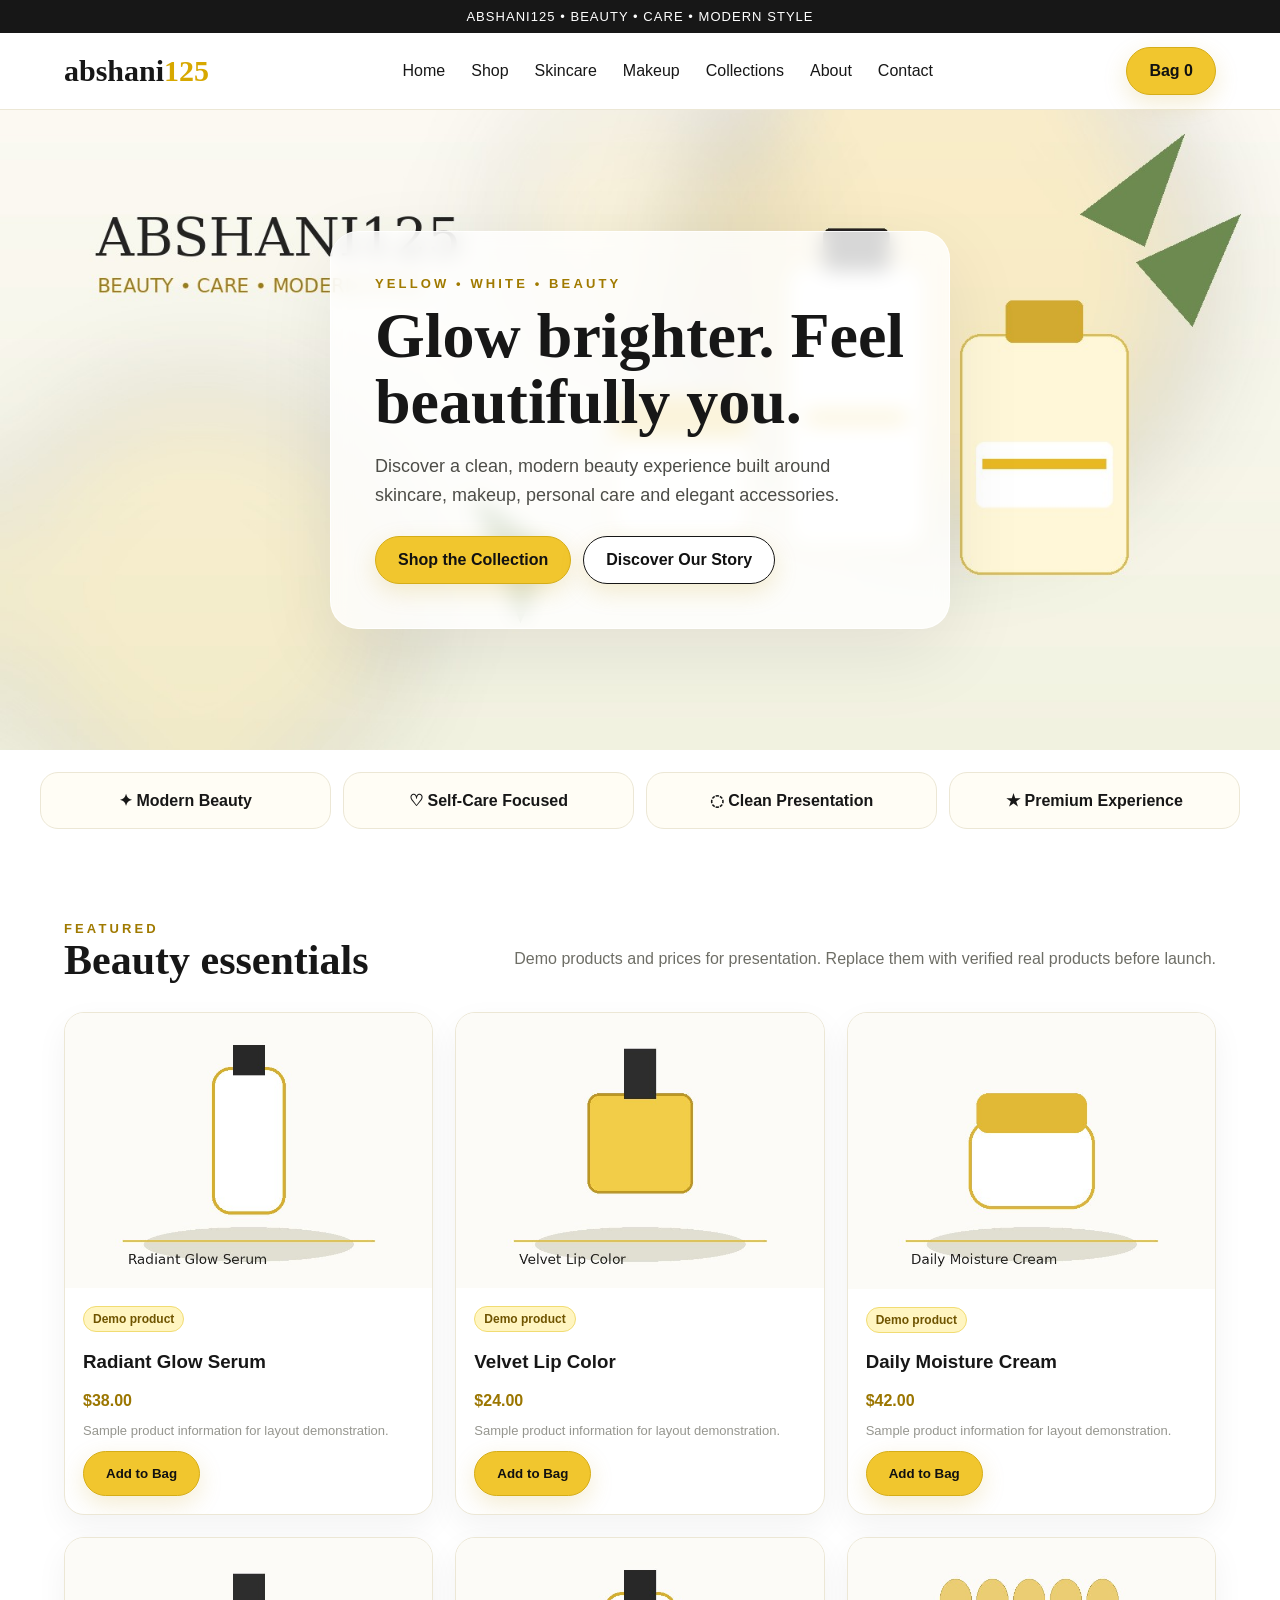
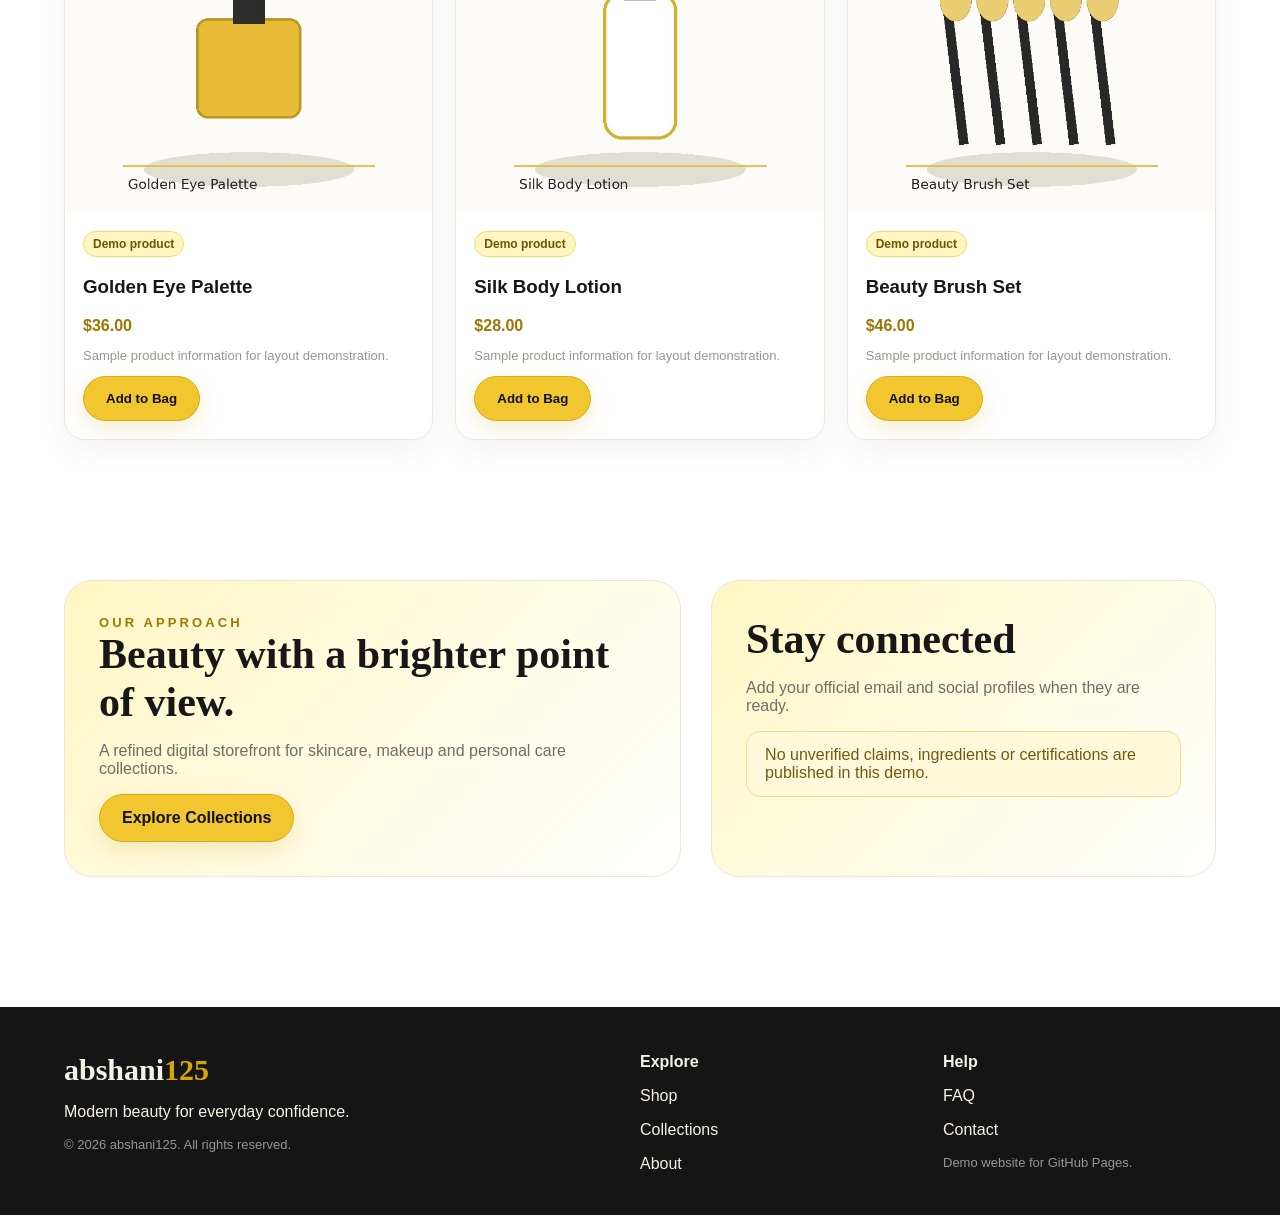
<file: index.html>
<!doctype html><html lang="en"><head><meta charset="utf-8"><meta name="viewport" content="width=device-width,initial-scale=1"><title>Home | abshani125</title><meta name="description" content="abshani125 beauty brand"><link rel="icon" href="favicon.png"><link rel="stylesheet" href="styles.css"></head><body><div class="top">ABSHANI125 • BEAUTY • CARE • MODERN STYLE</div><nav class="nav"><div class="wrap navin"><div class="brand">abshani<span>125</span></div><div class="links"><a href="index.html">Home</a><a href="shop.html">Shop</a><a href="skincare.html">Skincare</a><a href="makeup.html">Makeup</a><a href="collections.html">Collections</a><a href="about.html">About</a><a href="contact.html">Contact</a></div><a class="btn" href="shop.html">Bag <span data-cart>0</span></a></div></nav><section class="hero"><div class="wrap"><div class="hero-card"><div class="eyebrow">YELLOW • WHITE • BEAUTY</div><h1>Glow brighter. Feel beautifully you.</h1><p>Discover a clean, modern beauty experience built around skincare, makeup, personal care and elegant accessories.</p><div class="actions"><a class="btn" href="shop.html">Shop the Collection</a><a class="btn alt" href="about.html">Discover Our Story</a></div></div></div></section><div class="wrap trust"><div>✦ Modern Beauty</div><div>♡ Self-Care Focused</div><div>◌ Clean Presentation</div><div>★ Premium Experience</div></div><section class="section"><div class="wrap"><div class="section-head"><div><div class="eyebrow">FEATURED</div><h2>Beauty essentials</h2></div><p class="lead">Demo products and prices for presentation. Replace them with verified real products before launch.</p></div><div class="grid"><article class="card"><img src="assets/product-1.jpg" alt="Radiant Glow Serum"><div class="pad"><span class="tag">Demo product</span><h3>Radiant Glow Serum</h3><div class="price">$38.00</div><p class="small">Sample product information for layout demonstration.</p><button class="btn" data-add>Add to Bag</button></div></article><article class="card"><img src="assets/product-2.jpg" alt="Velvet Lip Color"><div class="pad"><span class="tag">Demo product</span><h3>Velvet Lip Color</h3><div class="price">$24.00</div><p class="small">Sample product information for layout demonstration.</p><button class="btn" data-add>Add to Bag</button></div></article><article class="card"><img src="assets/product-3.jpg" alt="Daily Moisture Cream"><div class="pad"><span class="tag">Demo product</span><h3>Daily Moisture Cream</h3><div class="price">$42.00</div><p class="small">Sample product information for layout demonstration.</p><button class="btn" data-add>Add to Bag</button></div></article><article class="card"><img src="assets/product-4.jpg" alt="Golden Eye Palette"><div class="pad"><span class="tag">Demo product</span><h3>Golden Eye Palette</h3><div class="price">$36.00</div><p class="small">Sample product information for layout demonstration.</p><button class="btn" data-add>Add to Bag</button></div></article><article class="card"><img src="assets/product-5.jpg" alt="Silk Body Lotion"><div class="pad"><span class="tag">Demo product</span><h3>Silk Body Lotion</h3><div class="price">$28.00</div><p class="small">Sample product information for layout demonstration.</p><button class="btn" data-add>Add to Bag</button></div></article><article class="card"><img src="assets/product-6.jpg" alt="Beauty Brush Set"><div class="pad"><span class="tag">Demo product</span><h3>Beauty Brush Set</h3><div class="price">$46.00</div><p class="small">Sample product information for layout demonstration.</p><button class="btn" data-add>Add to Bag</button></div></article></div></div></section><section class="section"><div class="wrap split"><div class="panel"><div class="eyebrow">OUR APPROACH</div><h2>Beauty with a brighter point of view.</h2><p class="lead">A refined digital storefront for skincare, makeup and personal care collections.</p><a class="btn" href="collections.html">Explore Collections</a></div><div class="panel"><h2>Stay connected</h2><p class="lead">Add your official email and social profiles when they are ready.</p><div class="note">No unverified claims, ingredients or certifications are published in this demo.</div></div></div></section><footer class="footer"><div class="wrap footgrid"><div><div class="brand">abshani<span>125</span></div><p>Modern beauty for everyday confidence.</p><p class="small">© 2026 abshani125. All rights reserved.</p></div><div><b>Explore</b><p><a href="shop.html">Shop</a></p><p><a href="collections.html">Collections</a></p><p><a href="about.html">About</a></p></div><div><b>Help</b><p><a href="faq.html">FAQ</a></p><p><a href="contact.html">Contact</a></p><p class="small">Demo website for GitHub Pages.</p></div></div></footer><script src="script.js"></script></body></html>
</file>
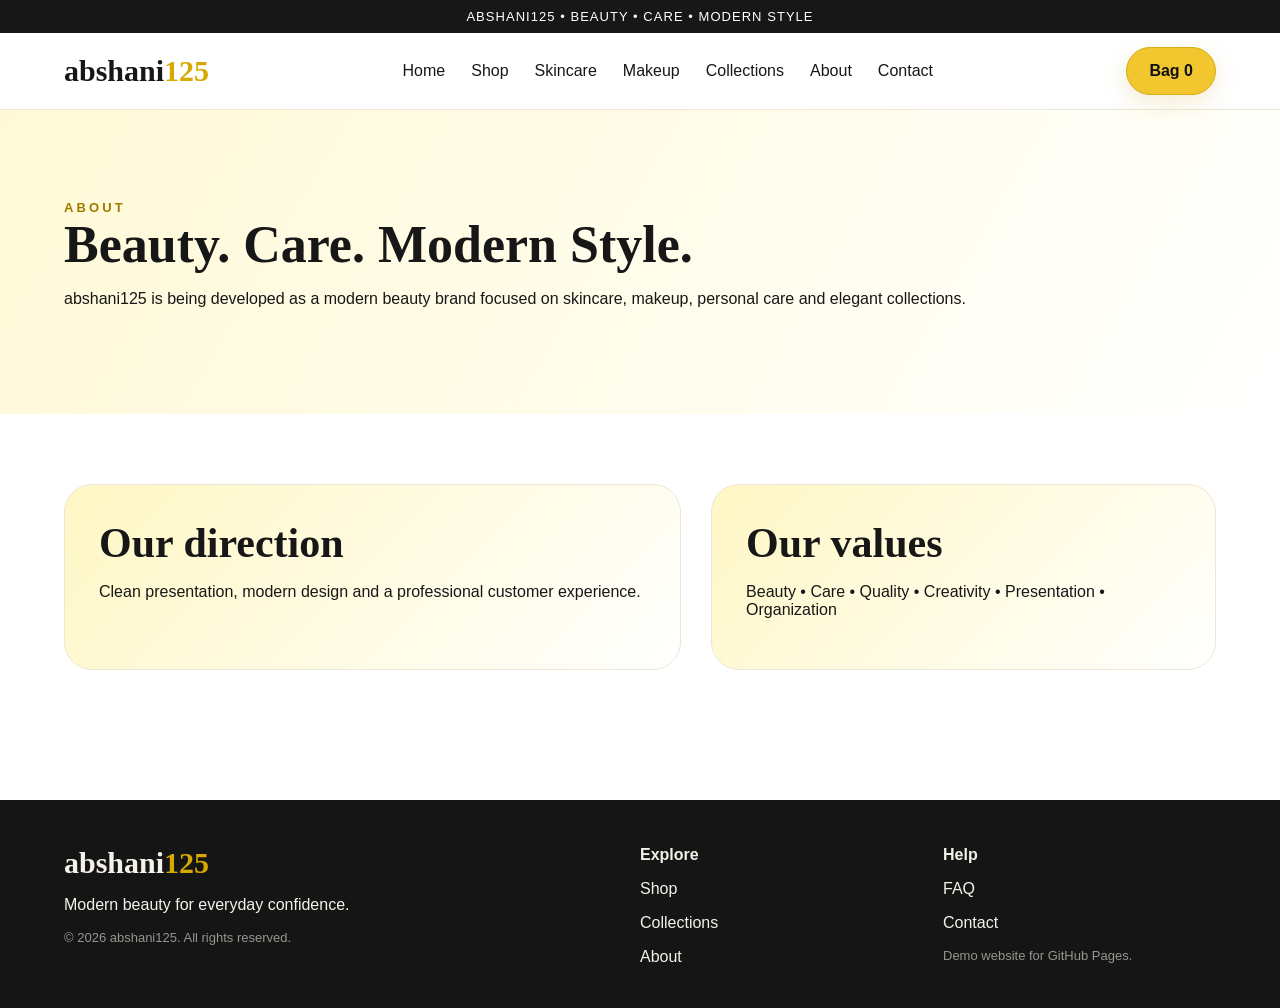
<file: about.html>
<!doctype html><html lang="en"><head><meta charset="utf-8"><meta name="viewport" content="width=device-width,initial-scale=1"><title>About | abshani125</title><meta name="description" content="Modern beauty website"><link rel="icon" href="favicon.png"><link rel="stylesheet" href="styles.css"></head><body><div class="top">ABSHANI125 • BEAUTY • CARE • MODERN STYLE</div><nav class="nav"><div class="wrap navin"><div class="brand">abshani<span>125</span></div><div class="links"><a href="index.html">Home</a><a href="shop.html">Shop</a><a href="skincare.html">Skincare</a><a href="makeup.html">Makeup</a><a href="collections.html">Collections</a><a href="about.html">About</a><a href="contact.html">Contact</a></div><a class="btn" href="shop.html">Bag <span data-cart>0</span></a></div></nav><section class="hero-mini"><div class="wrap"><div class="eyebrow">ABOUT</div><h1>Beauty. Care. Modern Style.</h1><p class="lead">abshani125 is being developed as a modern beauty brand focused on skincare, makeup, personal care and elegant collections.</p></div></section><section class="section"><div class="wrap split"><div class="panel"><h2>Our direction</h2><p>Clean presentation, modern design and a professional customer experience.</p></div><div class="panel"><h2>Our values</h2><p>Beauty • Care • Quality • Creativity • Presentation • Organization</p></div></div></section><footer class="footer"><div class="wrap footgrid"><div><div class="brand">abshani<span>125</span></div><p>Modern beauty for everyday confidence.</p><p class="small">© 2026 abshani125. All rights reserved.</p></div><div><b>Explore</b><p><a href="shop.html">Shop</a></p><p><a href="collections.html">Collections</a></p><p><a href="about.html">About</a></p></div><div><b>Help</b><p><a href="faq.html">FAQ</a></p><p><a href="contact.html">Contact</a></p><p class="small">Demo website for GitHub Pages.</p></div></div></footer><script src="script.js"></script></body></html>
</file>
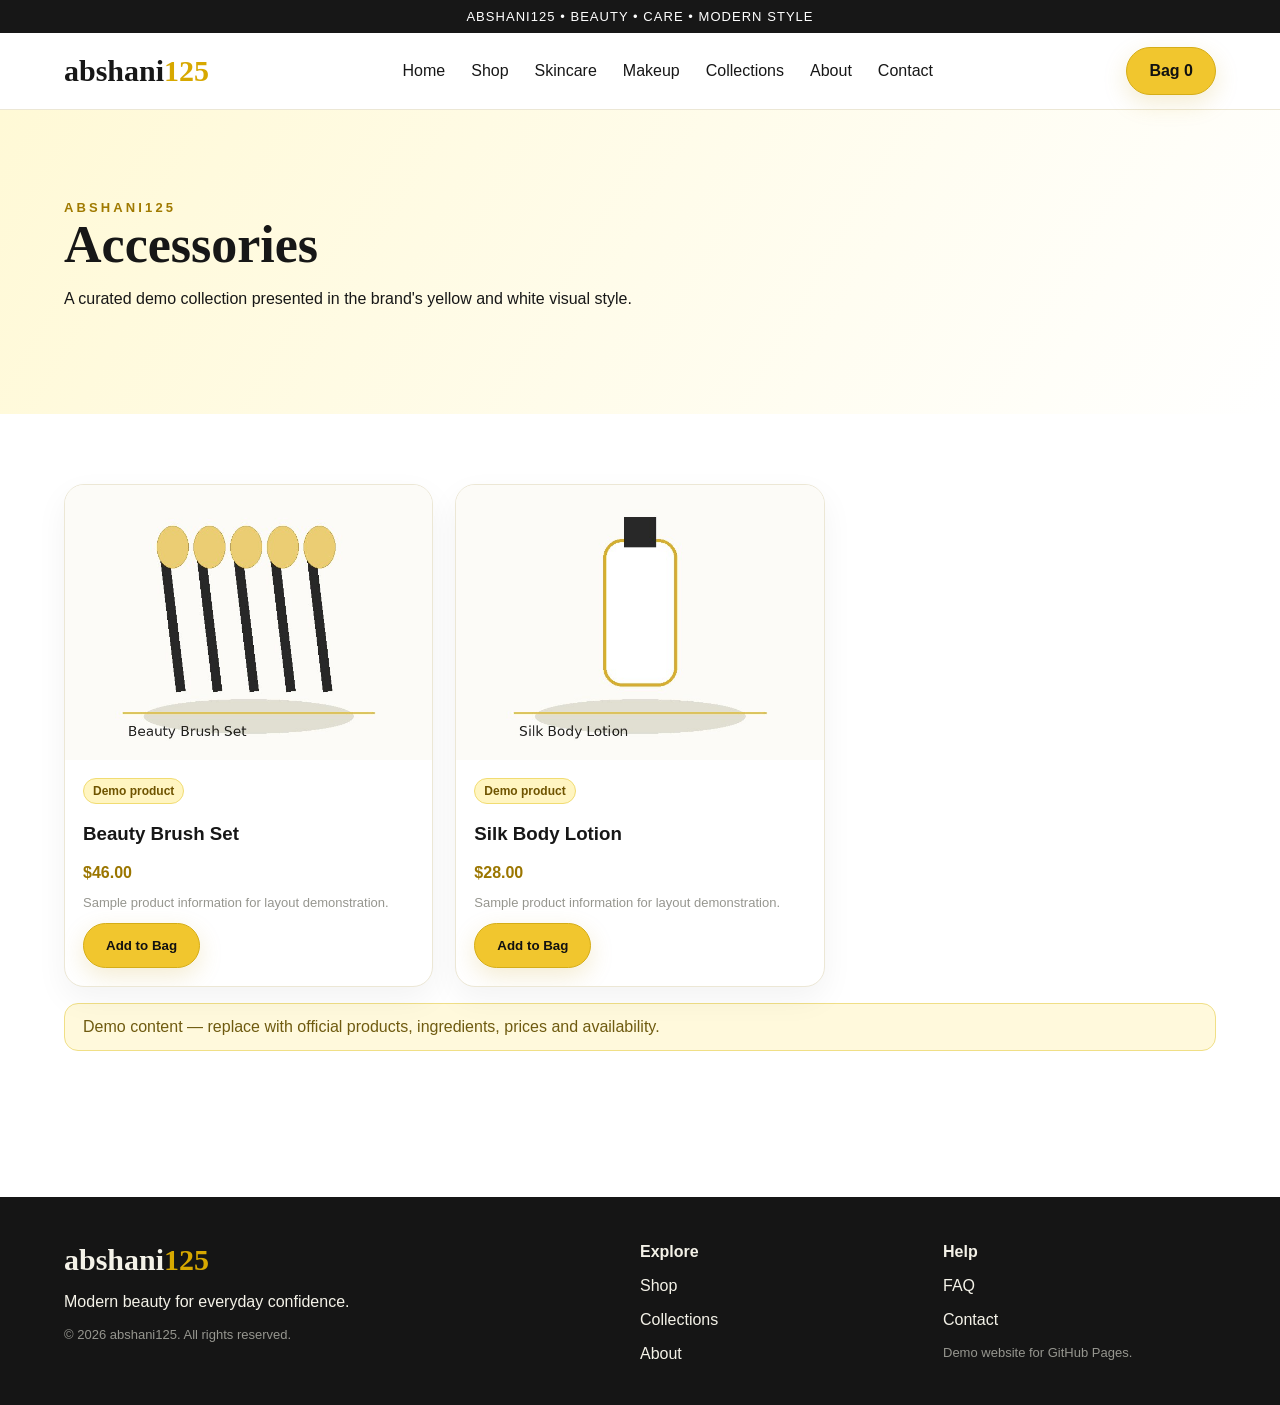
<file: accessories.html>
<!doctype html><html lang="en"><head><meta charset="utf-8"><meta name="viewport" content="width=device-width,initial-scale=1"><title>Accessories | abshani125</title><meta name="description" content="Modern beauty website"><link rel="icon" href="favicon.png"><link rel="stylesheet" href="styles.css"></head><body><div class="top">ABSHANI125 • BEAUTY • CARE • MODERN STYLE</div><nav class="nav"><div class="wrap navin"><div class="brand">abshani<span>125</span></div><div class="links"><a href="index.html">Home</a><a href="shop.html">Shop</a><a href="skincare.html">Skincare</a><a href="makeup.html">Makeup</a><a href="collections.html">Collections</a><a href="about.html">About</a><a href="contact.html">Contact</a></div><a class="btn" href="shop.html">Bag <span data-cart>0</span></a></div></nav><section class="hero-mini"><div class="wrap"><div class="eyebrow">ABSHANI125</div><h1>Accessories</h1><p class="lead">A curated demo collection presented in the brand's yellow and white visual style.</p></div></section><section class="section"><div class="wrap"><div class="grid"><article class="card"><img src="assets/product-6.jpg" alt="Beauty Brush Set"><div class="pad"><span class="tag">Demo product</span><h3>Beauty Brush Set</h3><div class="price">$46.00</div><p class="small">Sample product information for layout demonstration.</p><button class="btn" data-add>Add to Bag</button></div></article><article class="card"><img src="assets/product-5.jpg" alt="Silk Body Lotion"><div class="pad"><span class="tag">Demo product</span><h3>Silk Body Lotion</h3><div class="price">$28.00</div><p class="small">Sample product information for layout demonstration.</p><button class="btn" data-add>Add to Bag</button></div></article></div><p class="note">Demo content — replace with official products, ingredients, prices and availability.</p></div></section><footer class="footer"><div class="wrap footgrid"><div><div class="brand">abshani<span>125</span></div><p>Modern beauty for everyday confidence.</p><p class="small">© 2026 abshani125. All rights reserved.</p></div><div><b>Explore</b><p><a href="shop.html">Shop</a></p><p><a href="collections.html">Collections</a></p><p><a href="about.html">About</a></p></div><div><b>Help</b><p><a href="faq.html">FAQ</a></p><p><a href="contact.html">Contact</a></p><p class="small">Demo website for GitHub Pages.</p></div></div></footer><script src="script.js"></script></body></html>
</file>
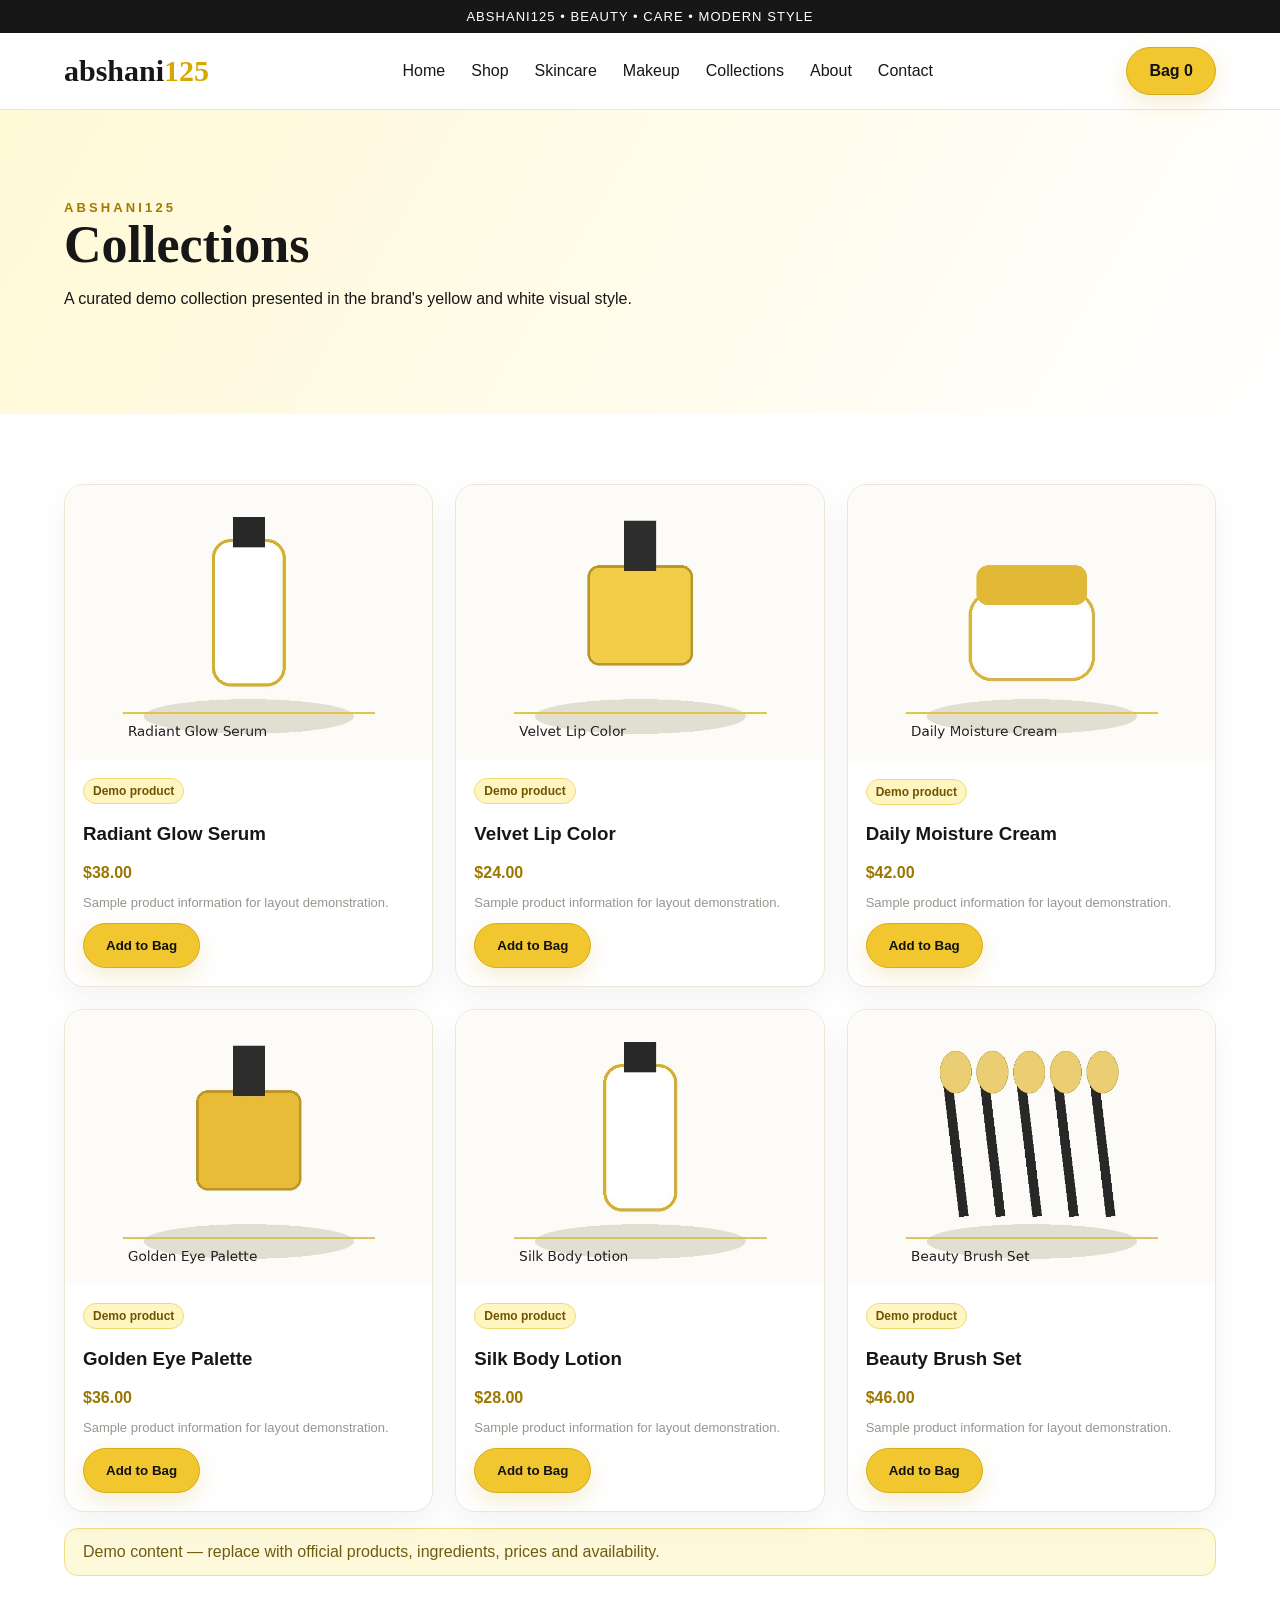
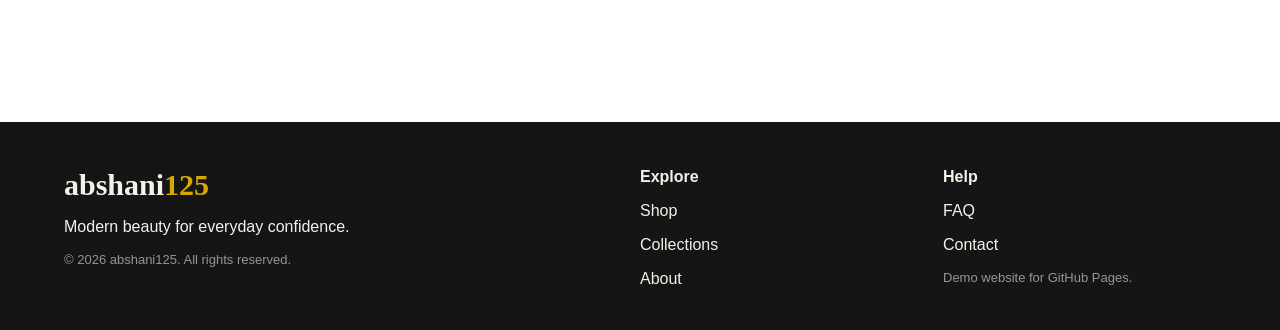
<file: collections.html>
<!doctype html><html lang="en"><head><meta charset="utf-8"><meta name="viewport" content="width=device-width,initial-scale=1"><title>Collections | abshani125</title><meta name="description" content="Modern beauty website"><link rel="icon" href="favicon.png"><link rel="stylesheet" href="styles.css"></head><body><div class="top">ABSHANI125 • BEAUTY • CARE • MODERN STYLE</div><nav class="nav"><div class="wrap navin"><div class="brand">abshani<span>125</span></div><div class="links"><a href="index.html">Home</a><a href="shop.html">Shop</a><a href="skincare.html">Skincare</a><a href="makeup.html">Makeup</a><a href="collections.html">Collections</a><a href="about.html">About</a><a href="contact.html">Contact</a></div><a class="btn" href="shop.html">Bag <span data-cart>0</span></a></div></nav><section class="hero-mini"><div class="wrap"><div class="eyebrow">ABSHANI125</div><h1>Collections</h1><p class="lead">A curated demo collection presented in the brand's yellow and white visual style.</p></div></section><section class="section"><div class="wrap"><div class="grid"><article class="card"><img src="assets/product-1.jpg" alt="Radiant Glow Serum"><div class="pad"><span class="tag">Demo product</span><h3>Radiant Glow Serum</h3><div class="price">$38.00</div><p class="small">Sample product information for layout demonstration.</p><button class="btn" data-add>Add to Bag</button></div></article><article class="card"><img src="assets/product-2.jpg" alt="Velvet Lip Color"><div class="pad"><span class="tag">Demo product</span><h3>Velvet Lip Color</h3><div class="price">$24.00</div><p class="small">Sample product information for layout demonstration.</p><button class="btn" data-add>Add to Bag</button></div></article><article class="card"><img src="assets/product-3.jpg" alt="Daily Moisture Cream"><div class="pad"><span class="tag">Demo product</span><h3>Daily Moisture Cream</h3><div class="price">$42.00</div><p class="small">Sample product information for layout demonstration.</p><button class="btn" data-add>Add to Bag</button></div></article><article class="card"><img src="assets/product-4.jpg" alt="Golden Eye Palette"><div class="pad"><span class="tag">Demo product</span><h3>Golden Eye Palette</h3><div class="price">$36.00</div><p class="small">Sample product information for layout demonstration.</p><button class="btn" data-add>Add to Bag</button></div></article><article class="card"><img src="assets/product-5.jpg" alt="Silk Body Lotion"><div class="pad"><span class="tag">Demo product</span><h3>Silk Body Lotion</h3><div class="price">$28.00</div><p class="small">Sample product information for layout demonstration.</p><button class="btn" data-add>Add to Bag</button></div></article><article class="card"><img src="assets/product-6.jpg" alt="Beauty Brush Set"><div class="pad"><span class="tag">Demo product</span><h3>Beauty Brush Set</h3><div class="price">$46.00</div><p class="small">Sample product information for layout demonstration.</p><button class="btn" data-add>Add to Bag</button></div></article></div><p class="note">Demo content — replace with official products, ingredients, prices and availability.</p></div></section><footer class="footer"><div class="wrap footgrid"><div><div class="brand">abshani<span>125</span></div><p>Modern beauty for everyday confidence.</p><p class="small">© 2026 abshani125. All rights reserved.</p></div><div><b>Explore</b><p><a href="shop.html">Shop</a></p><p><a href="collections.html">Collections</a></p><p><a href="about.html">About</a></p></div><div><b>Help</b><p><a href="faq.html">FAQ</a></p><p><a href="contact.html">Contact</a></p><p class="small">Demo website for GitHub Pages.</p></div></div></footer><script src="script.js"></script></body></html>
</file>
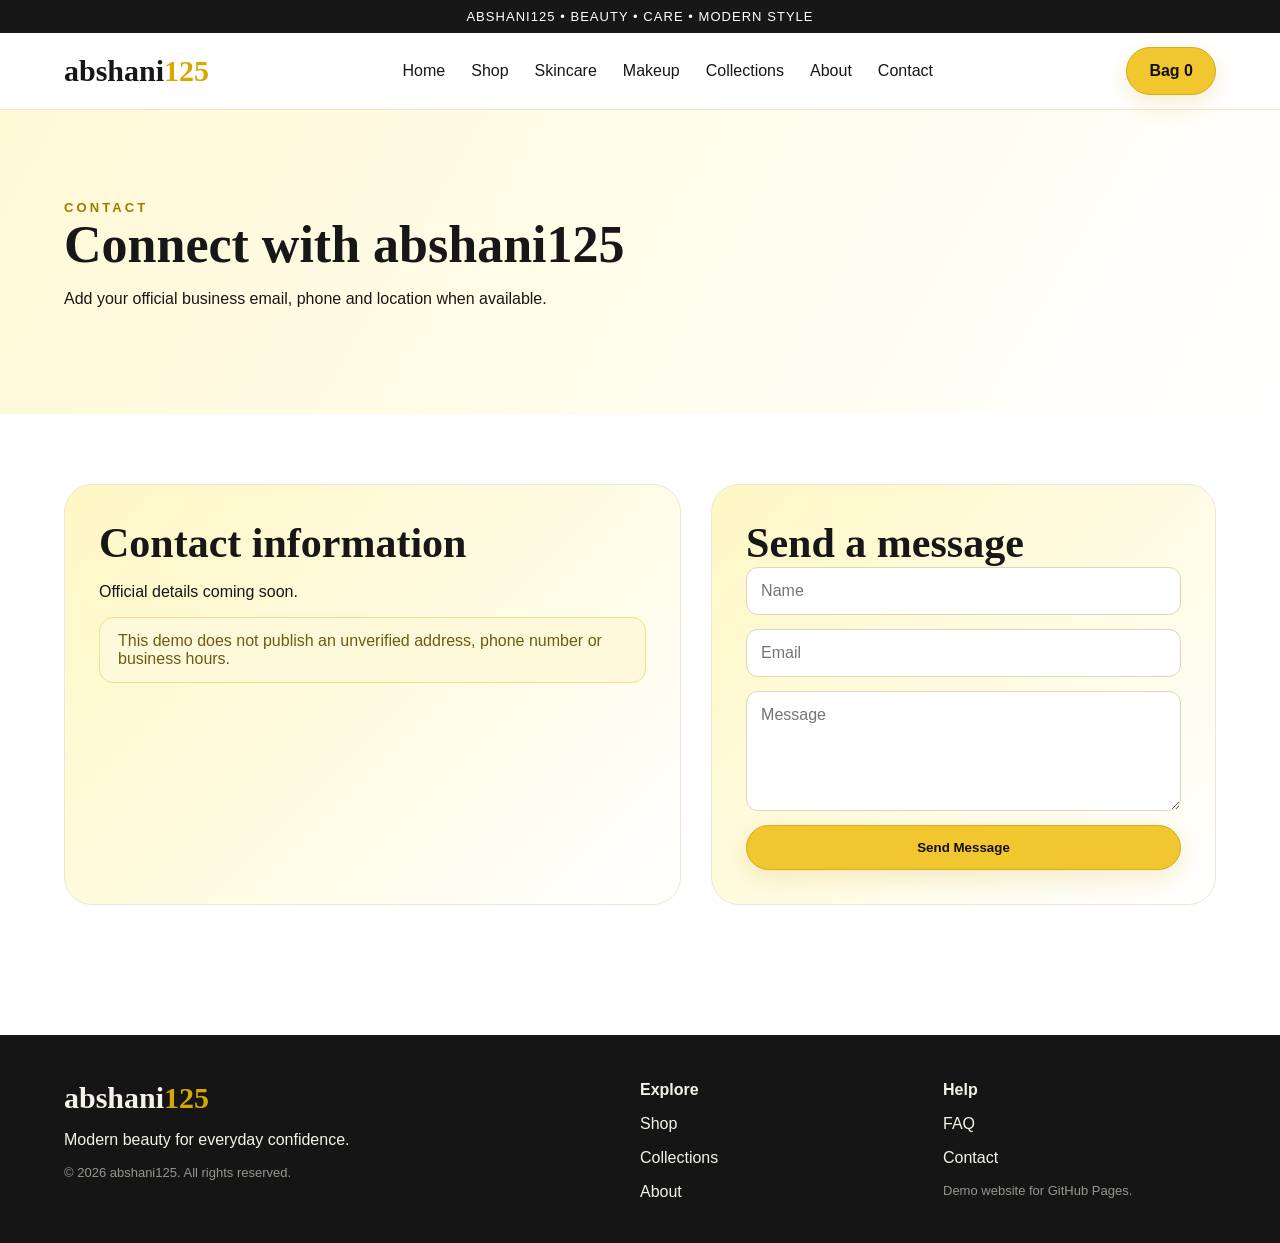
<file: contact.html>
<!doctype html><html lang="en"><head><meta charset="utf-8"><meta name="viewport" content="width=device-width,initial-scale=1"><title>Contact | abshani125</title><meta name="description" content="Modern beauty website"><link rel="icon" href="favicon.png"><link rel="stylesheet" href="styles.css"></head><body><div class="top">ABSHANI125 • BEAUTY • CARE • MODERN STYLE</div><nav class="nav"><div class="wrap navin"><div class="brand">abshani<span>125</span></div><div class="links"><a href="index.html">Home</a><a href="shop.html">Shop</a><a href="skincare.html">Skincare</a><a href="makeup.html">Makeup</a><a href="collections.html">Collections</a><a href="about.html">About</a><a href="contact.html">Contact</a></div><a class="btn" href="shop.html">Bag <span data-cart>0</span></a></div></nav><section class="hero-mini"><div class="wrap"><div class="eyebrow">CONTACT</div><h1>Connect with abshani125</h1><p class="lead">Add your official business email, phone and location when available.</p></div></section><section class="section"><div class="wrap split"><div class="panel"><h2>Contact information</h2><p>Official details coming soon.</p><div class="note">This demo does not publish an unverified address, phone number or business hours.</div></div><div class="panel"><h2>Send a message</h2><form class="form" onsubmit="event.preventDefault();alert('Demo form — connect this to your email or backend before launch.')"><input placeholder="Name" required><input type="email" placeholder="Email" required><textarea rows="5" placeholder="Message" required></textarea><button class="btn">Send Message</button></form></div></div></section><footer class="footer"><div class="wrap footgrid"><div><div class="brand">abshani<span>125</span></div><p>Modern beauty for everyday confidence.</p><p class="small">© 2026 abshani125. All rights reserved.</p></div><div><b>Explore</b><p><a href="shop.html">Shop</a></p><p><a href="collections.html">Collections</a></p><p><a href="about.html">About</a></p></div><div><b>Help</b><p><a href="faq.html">FAQ</a></p><p><a href="contact.html">Contact</a></p><p class="small">Demo website for GitHub Pages.</p></div></div></footer><script src="script.js"></script></body></html>
</file>
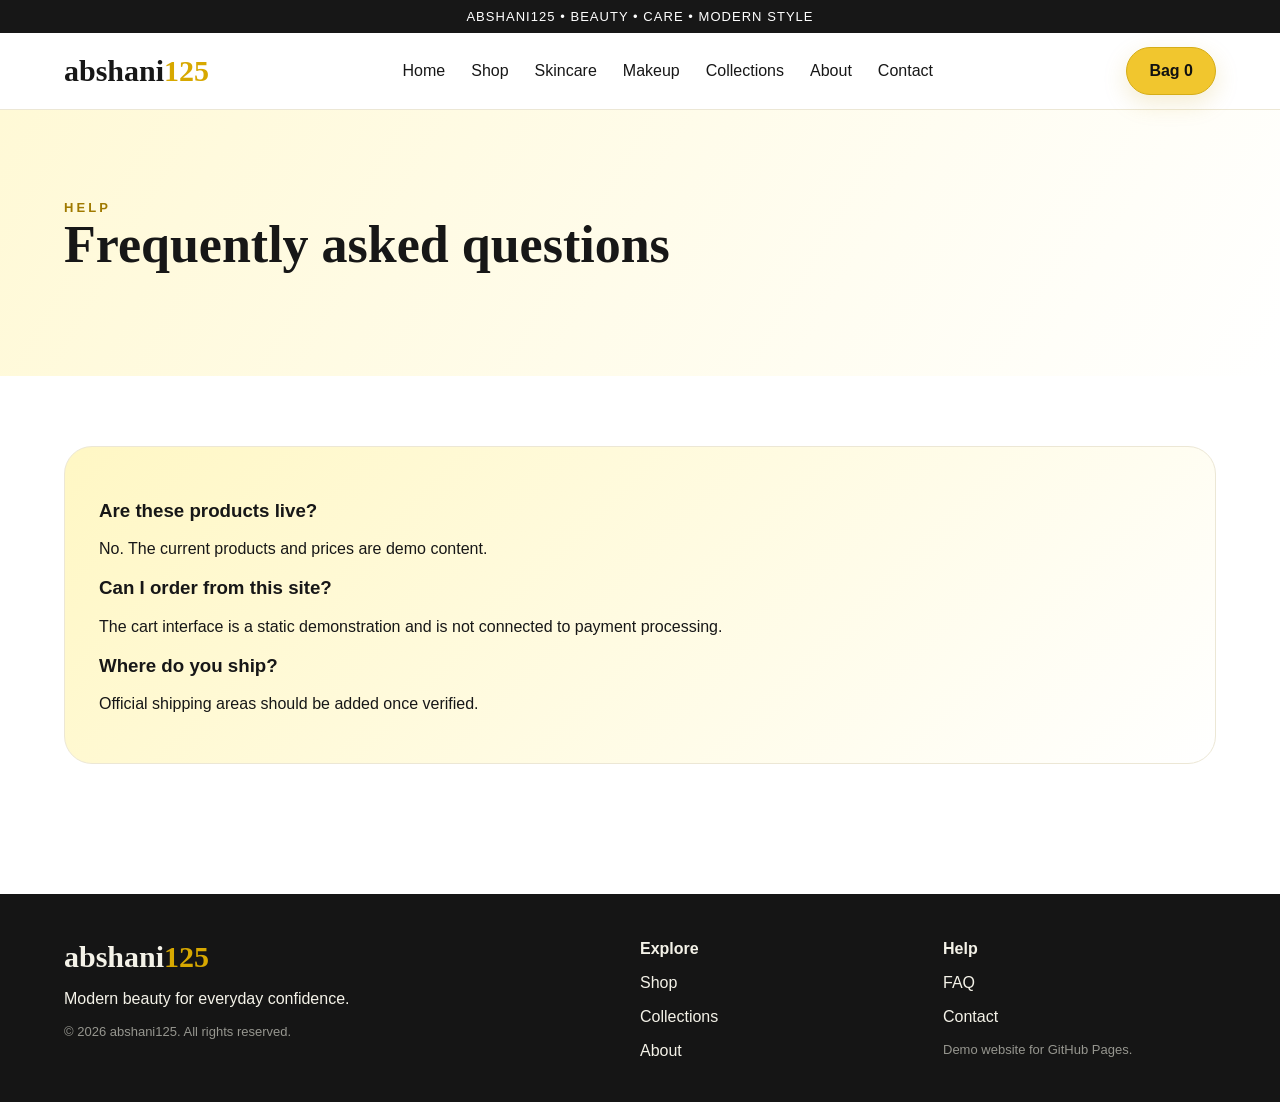
<file: faq.html>
<!doctype html><html lang="en"><head><meta charset="utf-8"><meta name="viewport" content="width=device-width,initial-scale=1"><title>FAQ | abshani125</title><meta name="description" content="Modern beauty website"><link rel="icon" href="favicon.png"><link rel="stylesheet" href="styles.css"></head><body><div class="top">ABSHANI125 • BEAUTY • CARE • MODERN STYLE</div><nav class="nav"><div class="wrap navin"><div class="brand">abshani<span>125</span></div><div class="links"><a href="index.html">Home</a><a href="shop.html">Shop</a><a href="skincare.html">Skincare</a><a href="makeup.html">Makeup</a><a href="collections.html">Collections</a><a href="about.html">About</a><a href="contact.html">Contact</a></div><a class="btn" href="shop.html">Bag <span data-cart>0</span></a></div></nav><section class="hero-mini"><div class="wrap"><div class="eyebrow">HELP</div><h1>Frequently asked questions</h1></div></section><section class="section"><div class="wrap"><div class="panel"><h3>Are these products live?</h3><p>No. The current products and prices are demo content.</p><h3>Can I order from this site?</h3><p>The cart interface is a static demonstration and is not connected to payment processing.</p><h3>Where do you ship?</h3><p>Official shipping areas should be added once verified.</p></div></div></section><footer class="footer"><div class="wrap footgrid"><div><div class="brand">abshani<span>125</span></div><p>Modern beauty for everyday confidence.</p><p class="small">© 2026 abshani125. All rights reserved.</p></div><div><b>Explore</b><p><a href="shop.html">Shop</a></p><p><a href="collections.html">Collections</a></p><p><a href="about.html">About</a></p></div><div><b>Help</b><p><a href="faq.html">FAQ</a></p><p><a href="contact.html">Contact</a></p><p class="small">Demo website for GitHub Pages.</p></div></div></footer><script src="script.js"></script></body></html>
</file>
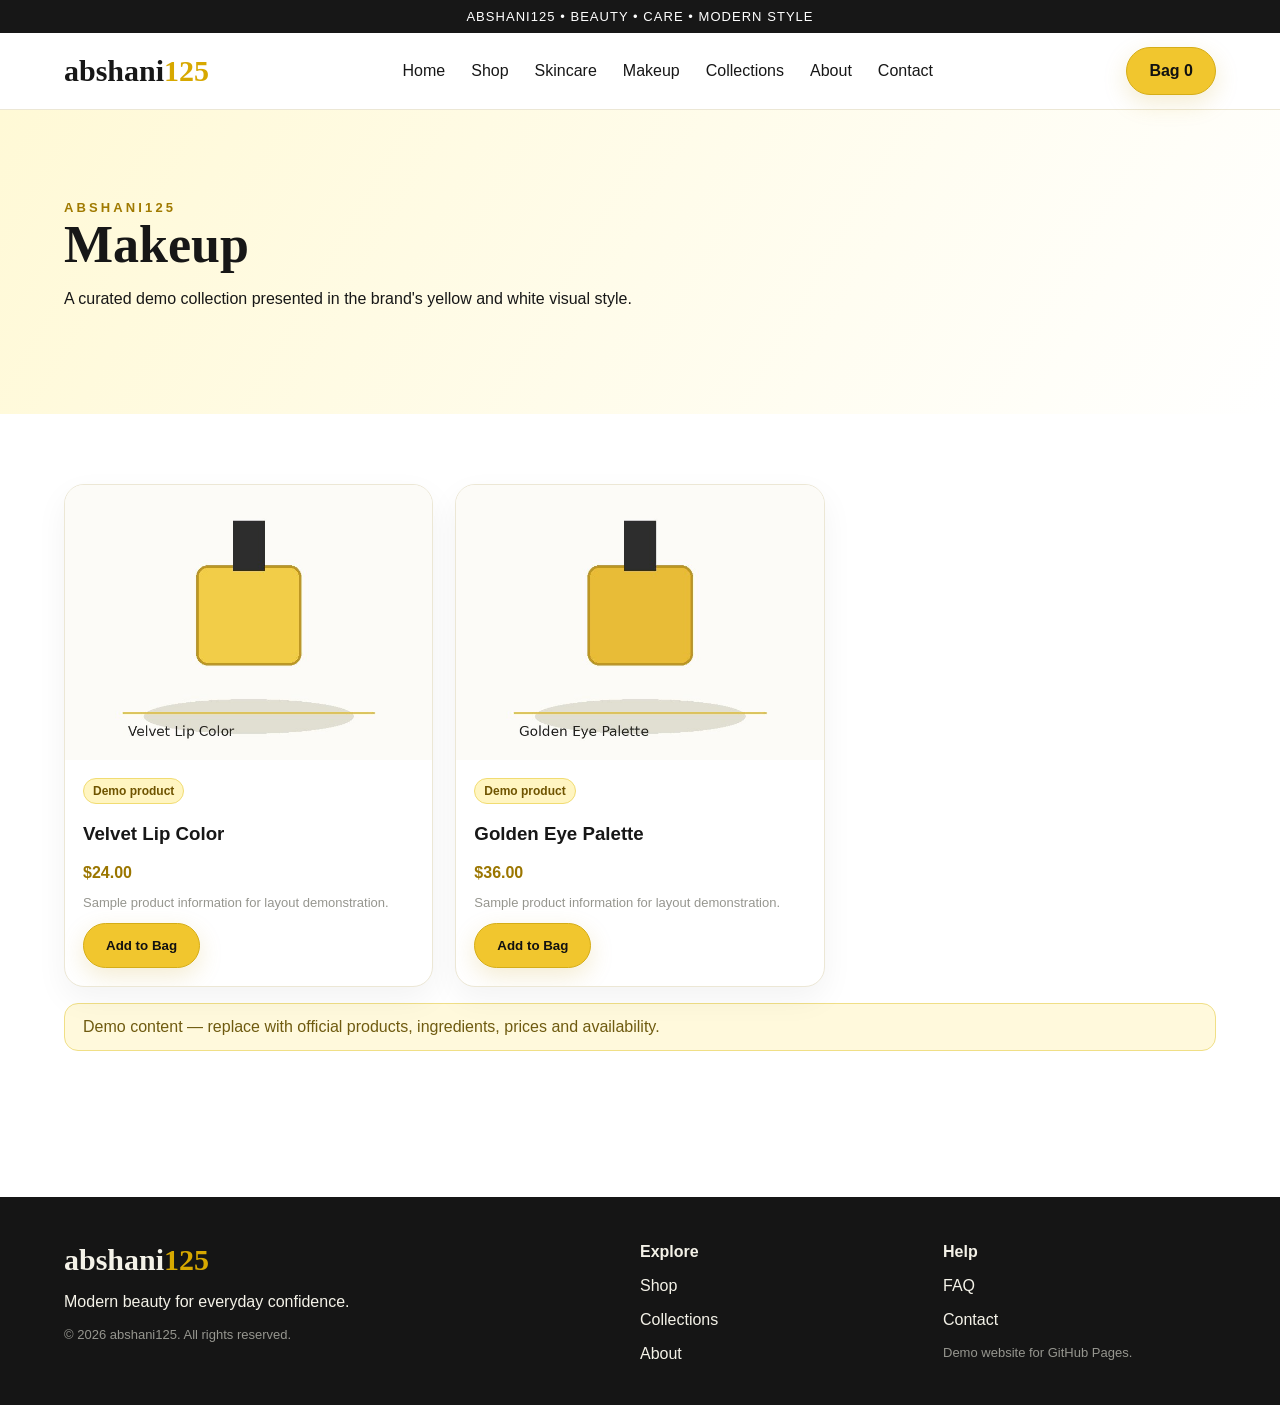
<file: makeup.html>
<!doctype html><html lang="en"><head><meta charset="utf-8"><meta name="viewport" content="width=device-width,initial-scale=1"><title>Makeup | abshani125</title><meta name="description" content="Modern beauty website"><link rel="icon" href="favicon.png"><link rel="stylesheet" href="styles.css"></head><body><div class="top">ABSHANI125 • BEAUTY • CARE • MODERN STYLE</div><nav class="nav"><div class="wrap navin"><div class="brand">abshani<span>125</span></div><div class="links"><a href="index.html">Home</a><a href="shop.html">Shop</a><a href="skincare.html">Skincare</a><a href="makeup.html">Makeup</a><a href="collections.html">Collections</a><a href="about.html">About</a><a href="contact.html">Contact</a></div><a class="btn" href="shop.html">Bag <span data-cart>0</span></a></div></nav><section class="hero-mini"><div class="wrap"><div class="eyebrow">ABSHANI125</div><h1>Makeup</h1><p class="lead">A curated demo collection presented in the brand's yellow and white visual style.</p></div></section><section class="section"><div class="wrap"><div class="grid"><article class="card"><img src="assets/product-2.jpg" alt="Velvet Lip Color"><div class="pad"><span class="tag">Demo product</span><h3>Velvet Lip Color</h3><div class="price">$24.00</div><p class="small">Sample product information for layout demonstration.</p><button class="btn" data-add>Add to Bag</button></div></article><article class="card"><img src="assets/product-4.jpg" alt="Golden Eye Palette"><div class="pad"><span class="tag">Demo product</span><h3>Golden Eye Palette</h3><div class="price">$36.00</div><p class="small">Sample product information for layout demonstration.</p><button class="btn" data-add>Add to Bag</button></div></article></div><p class="note">Demo content — replace with official products, ingredients, prices and availability.</p></div></section><footer class="footer"><div class="wrap footgrid"><div><div class="brand">abshani<span>125</span></div><p>Modern beauty for everyday confidence.</p><p class="small">© 2026 abshani125. All rights reserved.</p></div><div><b>Explore</b><p><a href="shop.html">Shop</a></p><p><a href="collections.html">Collections</a></p><p><a href="about.html">About</a></p></div><div><b>Help</b><p><a href="faq.html">FAQ</a></p><p><a href="contact.html">Contact</a></p><p class="small">Demo website for GitHub Pages.</p></div></div></footer><script src="script.js"></script></body></html>
</file>
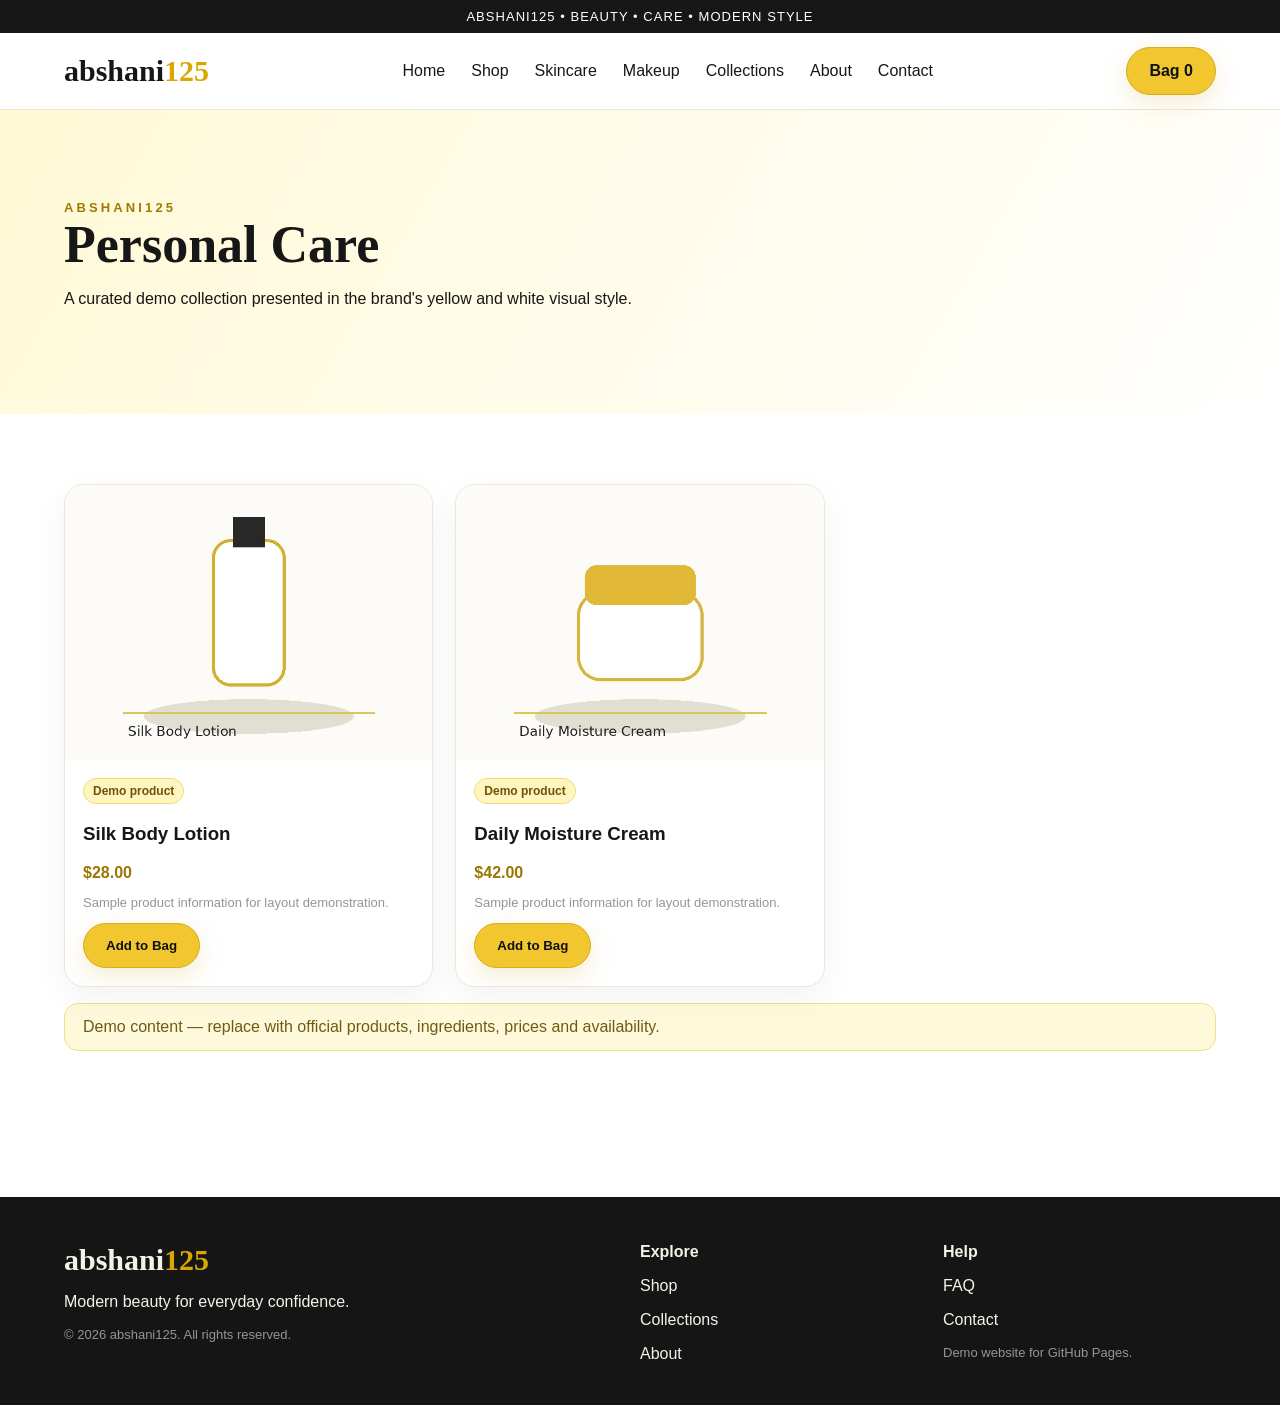
<file: personal-care.html>
<!doctype html><html lang="en"><head><meta charset="utf-8"><meta name="viewport" content="width=device-width,initial-scale=1"><title>Personal Care | abshani125</title><meta name="description" content="Modern beauty website"><link rel="icon" href="favicon.png"><link rel="stylesheet" href="styles.css"></head><body><div class="top">ABSHANI125 • BEAUTY • CARE • MODERN STYLE</div><nav class="nav"><div class="wrap navin"><div class="brand">abshani<span>125</span></div><div class="links"><a href="index.html">Home</a><a href="shop.html">Shop</a><a href="skincare.html">Skincare</a><a href="makeup.html">Makeup</a><a href="collections.html">Collections</a><a href="about.html">About</a><a href="contact.html">Contact</a></div><a class="btn" href="shop.html">Bag <span data-cart>0</span></a></div></nav><section class="hero-mini"><div class="wrap"><div class="eyebrow">ABSHANI125</div><h1>Personal Care</h1><p class="lead">A curated demo collection presented in the brand's yellow and white visual style.</p></div></section><section class="section"><div class="wrap"><div class="grid"><article class="card"><img src="assets/product-5.jpg" alt="Silk Body Lotion"><div class="pad"><span class="tag">Demo product</span><h3>Silk Body Lotion</h3><div class="price">$28.00</div><p class="small">Sample product information for layout demonstration.</p><button class="btn" data-add>Add to Bag</button></div></article><article class="card"><img src="assets/product-3.jpg" alt="Daily Moisture Cream"><div class="pad"><span class="tag">Demo product</span><h3>Daily Moisture Cream</h3><div class="price">$42.00</div><p class="small">Sample product information for layout demonstration.</p><button class="btn" data-add>Add to Bag</button></div></article></div><p class="note">Demo content — replace with official products, ingredients, prices and availability.</p></div></section><footer class="footer"><div class="wrap footgrid"><div><div class="brand">abshani<span>125</span></div><p>Modern beauty for everyday confidence.</p><p class="small">© 2026 abshani125. All rights reserved.</p></div><div><b>Explore</b><p><a href="shop.html">Shop</a></p><p><a href="collections.html">Collections</a></p><p><a href="about.html">About</a></p></div><div><b>Help</b><p><a href="faq.html">FAQ</a></p><p><a href="contact.html">Contact</a></p><p class="small">Demo website for GitHub Pages.</p></div></div></footer><script src="script.js"></script></body></html>
</file>
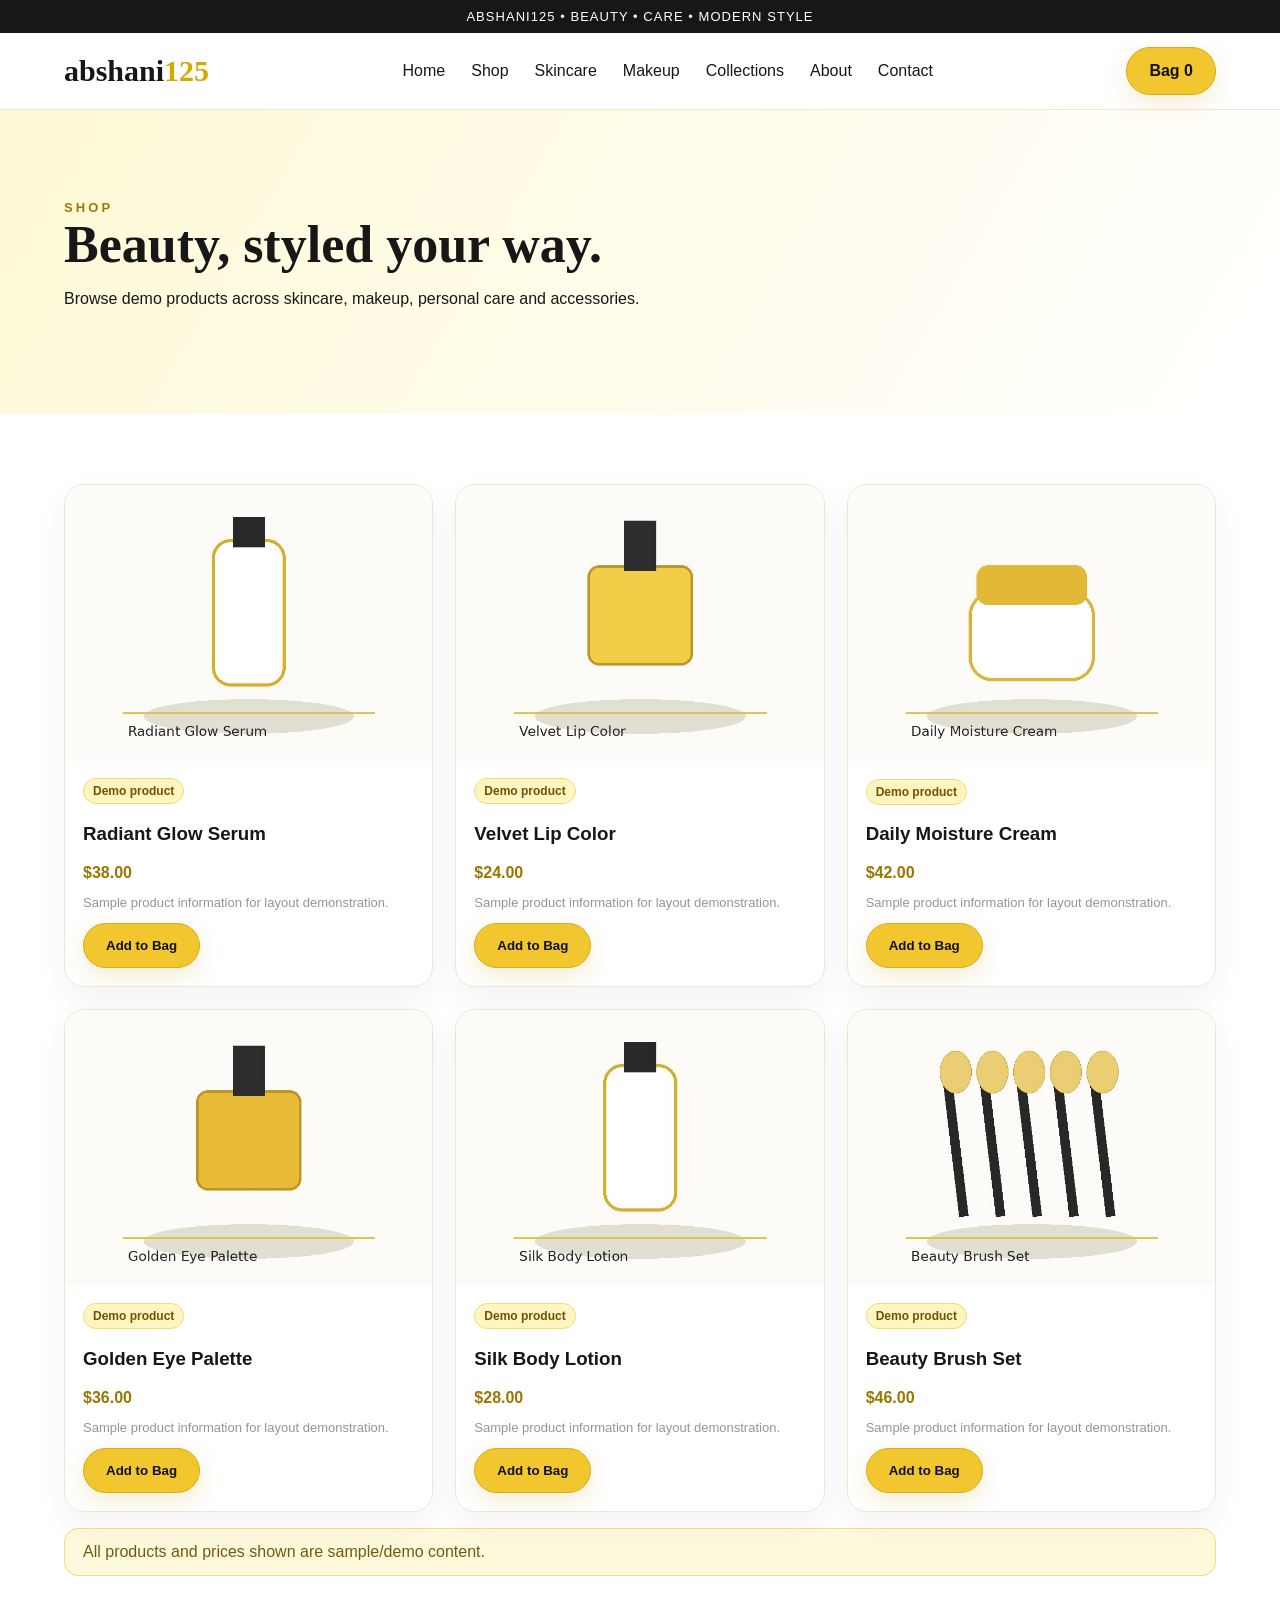
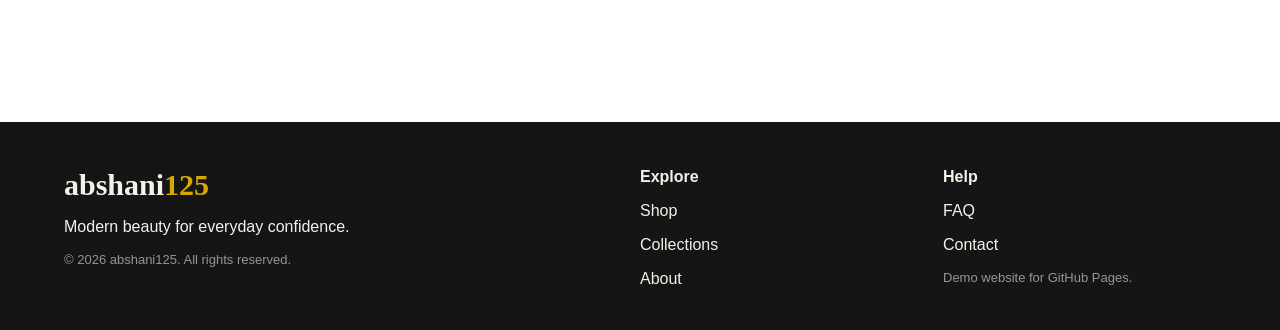
<file: shop.html>
<!doctype html><html lang="en"><head><meta charset="utf-8"><meta name="viewport" content="width=device-width,initial-scale=1"><title>Shop | abshani125</title><meta name="description" content="Modern beauty website"><link rel="icon" href="favicon.png"><link rel="stylesheet" href="styles.css"></head><body><div class="top">ABSHANI125 • BEAUTY • CARE • MODERN STYLE</div><nav class="nav"><div class="wrap navin"><div class="brand">abshani<span>125</span></div><div class="links"><a href="index.html">Home</a><a href="shop.html">Shop</a><a href="skincare.html">Skincare</a><a href="makeup.html">Makeup</a><a href="collections.html">Collections</a><a href="about.html">About</a><a href="contact.html">Contact</a></div><a class="btn" href="shop.html">Bag <span data-cart>0</span></a></div></nav><section class="hero-mini"><div class="wrap"><div class="eyebrow">SHOP</div><h1>Beauty, styled your way.</h1><p class="lead">Browse demo products across skincare, makeup, personal care and accessories.</p></div></section><section class="section"><div class="wrap"><div class="grid"><article class="card"><img src="assets/product-1.jpg" alt="Radiant Glow Serum"><div class="pad"><span class="tag">Demo product</span><h3>Radiant Glow Serum</h3><div class="price">$38.00</div><p class="small">Sample product information for layout demonstration.</p><button class="btn" data-add>Add to Bag</button></div></article><article class="card"><img src="assets/product-2.jpg" alt="Velvet Lip Color"><div class="pad"><span class="tag">Demo product</span><h3>Velvet Lip Color</h3><div class="price">$24.00</div><p class="small">Sample product information for layout demonstration.</p><button class="btn" data-add>Add to Bag</button></div></article><article class="card"><img src="assets/product-3.jpg" alt="Daily Moisture Cream"><div class="pad"><span class="tag">Demo product</span><h3>Daily Moisture Cream</h3><div class="price">$42.00</div><p class="small">Sample product information for layout demonstration.</p><button class="btn" data-add>Add to Bag</button></div></article><article class="card"><img src="assets/product-4.jpg" alt="Golden Eye Palette"><div class="pad"><span class="tag">Demo product</span><h3>Golden Eye Palette</h3><div class="price">$36.00</div><p class="small">Sample product information for layout demonstration.</p><button class="btn" data-add>Add to Bag</button></div></article><article class="card"><img src="assets/product-5.jpg" alt="Silk Body Lotion"><div class="pad"><span class="tag">Demo product</span><h3>Silk Body Lotion</h3><div class="price">$28.00</div><p class="small">Sample product information for layout demonstration.</p><button class="btn" data-add>Add to Bag</button></div></article><article class="card"><img src="assets/product-6.jpg" alt="Beauty Brush Set"><div class="pad"><span class="tag">Demo product</span><h3>Beauty Brush Set</h3><div class="price">$46.00</div><p class="small">Sample product information for layout demonstration.</p><button class="btn" data-add>Add to Bag</button></div></article></div><p class="note">All products and prices shown are sample/demo content.</p></div></section><footer class="footer"><div class="wrap footgrid"><div><div class="brand">abshani<span>125</span></div><p>Modern beauty for everyday confidence.</p><p class="small">© 2026 abshani125. All rights reserved.</p></div><div><b>Explore</b><p><a href="shop.html">Shop</a></p><p><a href="collections.html">Collections</a></p><p><a href="about.html">About</a></p></div><div><b>Help</b><p><a href="faq.html">FAQ</a></p><p><a href="contact.html">Contact</a></p><p class="small">Demo website for GitHub Pages.</p></div></div></footer><script src="script.js"></script></body></html>
</file>
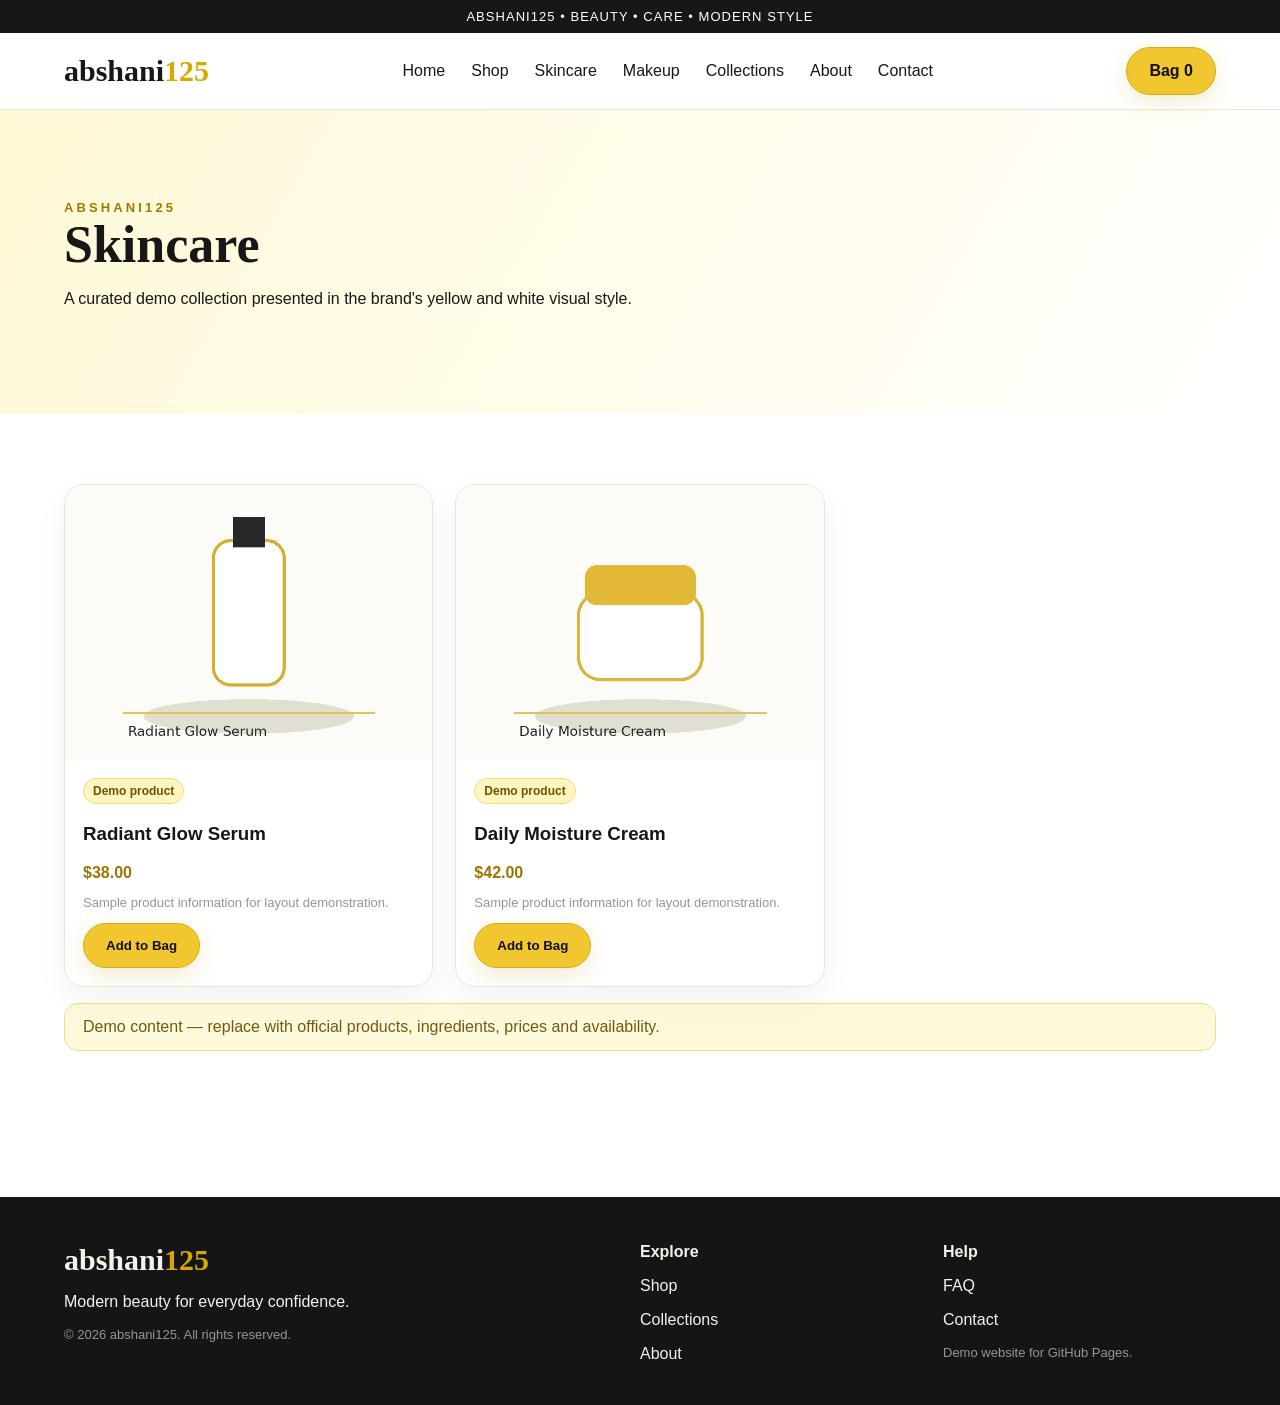
<file: skincare.html>
<!doctype html><html lang="en"><head><meta charset="utf-8"><meta name="viewport" content="width=device-width,initial-scale=1"><title>Skincare | abshani125</title><meta name="description" content="Modern beauty website"><link rel="icon" href="favicon.png"><link rel="stylesheet" href="styles.css"></head><body><div class="top">ABSHANI125 • BEAUTY • CARE • MODERN STYLE</div><nav class="nav"><div class="wrap navin"><div class="brand">abshani<span>125</span></div><div class="links"><a href="index.html">Home</a><a href="shop.html">Shop</a><a href="skincare.html">Skincare</a><a href="makeup.html">Makeup</a><a href="collections.html">Collections</a><a href="about.html">About</a><a href="contact.html">Contact</a></div><a class="btn" href="shop.html">Bag <span data-cart>0</span></a></div></nav><section class="hero-mini"><div class="wrap"><div class="eyebrow">ABSHANI125</div><h1>Skincare</h1><p class="lead">A curated demo collection presented in the brand's yellow and white visual style.</p></div></section><section class="section"><div class="wrap"><div class="grid"><article class="card"><img src="assets/product-1.jpg" alt="Radiant Glow Serum"><div class="pad"><span class="tag">Demo product</span><h3>Radiant Glow Serum</h3><div class="price">$38.00</div><p class="small">Sample product information for layout demonstration.</p><button class="btn" data-add>Add to Bag</button></div></article><article class="card"><img src="assets/product-3.jpg" alt="Daily Moisture Cream"><div class="pad"><span class="tag">Demo product</span><h3>Daily Moisture Cream</h3><div class="price">$42.00</div><p class="small">Sample product information for layout demonstration.</p><button class="btn" data-add>Add to Bag</button></div></article></div><p class="note">Demo content — replace with official products, ingredients, prices and availability.</p></div></section><footer class="footer"><div class="wrap footgrid"><div><div class="brand">abshani<span>125</span></div><p>Modern beauty for everyday confidence.</p><p class="small">© 2026 abshani125. All rights reserved.</p></div><div><b>Explore</b><p><a href="shop.html">Shop</a></p><p><a href="collections.html">Collections</a></p><p><a href="about.html">About</a></p></div><div><b>Help</b><p><a href="faq.html">FAQ</a></p><p><a href="contact.html">Contact</a></p><p class="small">Demo website for GitHub Pages.</p></div></div></footer><script src="script.js"></script></body></html>
</file>
<file: styles.css>
:root{--gold:#f1c62e;--gold2:#d7a800;--ink:#171717;--muted:#6e6e66;--cream:#fffdf5;--line:#ece7d5;--white:#fff}*{box-sizing:border-box}body{margin:0;font-family:Inter,Arial,sans-serif;color:var(--ink);background:#fff}.wrap{max-width:1200px;margin:auto;padding:0 24px}.top{background:var(--ink);color:#fff;font-size:13px;padding:9px 0;text-align:center;letter-spacing:.08em}.nav{position:sticky;top:0;z-index:20;background:rgba(255,255,255,.96);backdrop-filter:blur(14px);border-bottom:1px solid var(--line)}.navin{height:76px;display:flex;align-items:center;justify-content:space-between;gap:20px}.brand{font-family:Georgia,serif;font-size:30px;font-weight:700}.brand span{color:var(--gold2)}.links{display:flex;gap:26px;align-items:center}.links a,.footer a{color:inherit;text-decoration:none}.links a:hover{color:var(--gold2)}.btn{display:inline-block;background:var(--gold);color:#111;padding:14px 22px;border-radius:999px;text-decoration:none;font-weight:800;border:1px solid #d5ad17;box-shadow:0 8px 24px rgba(194,150,0,.18)}.btn.alt{background:#fff;border:1px solid var(--ink)}.hero{min-height:640px;background:url('assets/hero.jpg') center/cover no-repeat;display:flex;align-items:center}.hero-card{max-width:620px;background:rgba(255,255,255,.82);backdrop-filter:blur(10px);padding:44px;border-radius:28px;border:1px solid rgba(255,255,255,.8);box-shadow:0 24px 80px rgba(0,0,0,.08)}.eyebrow{font-size:13px;letter-spacing:.24em;font-weight:800;color:#a07a00}.hero h1,.section h2{font-family:Georgia,serif}.hero h1{font-size:64px;line-height:1.02;margin:12px 0 18px}.hero p{font-size:18px;line-height:1.6;color:#4d4d48}.actions{display:flex;gap:12px;flex-wrap:wrap;margin-top:26px}.trust{display:grid;grid-template-columns:repeat(4,1fr);gap:12px;padding:22px 0}.trust div{background:var(--cream);border:1px solid var(--line);border-radius:18px;padding:18px;text-align:center;font-weight:700}.section{padding:70px 0}.section-head{display:flex;align-items:end;justify-content:space-between;gap:20px;margin-bottom:28px}.section h2{font-size:42px;margin:0}.section p.lead{color:var(--muted);max-width:720px}.grid{display:grid;grid-template-columns:repeat(3,1fr);gap:22px}.card{border:1px solid var(--line);border-radius:20px;overflow:hidden;background:#fff;box-shadow:0 12px 32px rgba(20,20,20,.05)}.card img{width:100%;display:block;aspect-ratio:4/3;object-fit:cover}.card .pad{padding:18px}.price{font-weight:900;color:#9b7600}.tag{display:inline-block;background:#fff5c1;color:#6f5400;border:1px solid #f1dc72;border-radius:999px;padding:5px 9px;font-size:12px;font-weight:800}.split{display:grid;grid-template-columns:1.1fr .9fr;gap:30px}.panel{background:linear-gradient(135deg,#fff7c4,#fff);border:1px solid var(--line);border-radius:28px;padding:34px}.form{display:grid;gap:14px}.form input,.form textarea,.form select{width:100%;padding:14px;border:1px solid #ddd6b9;border-radius:12px;background:#fff;font:inherit}.footer{background:#151515;color:#f4f2e8;padding:46px 0 26px;margin-top:60px}.footgrid{display:grid;grid-template-columns:2fr 1fr 1fr;gap:30px}.small{font-size:13px;color:#96968f}.note{background:#fff9dc;border:1px solid #f0df86;padding:14px 18px;border-radius:14px;color:#6f5b10}.hero-mini{padding:90px 0;background:linear-gradient(120deg,#fff9d6,#fff)}.hero-mini h1{font-family:Georgia,serif;font-size:52px;margin:0 0 12px}.menu{display:none}@media(max-width:800px){.links{display:none}.menu{display:block}.hero{min-height:520px}.hero-card{padding:28px}.hero h1{font-size:44px}.trust,.grid,.split,.footgrid{grid-template-columns:1fr}.section h2{font-size:34px}.wrap{padding:0 18px}}
</file>
